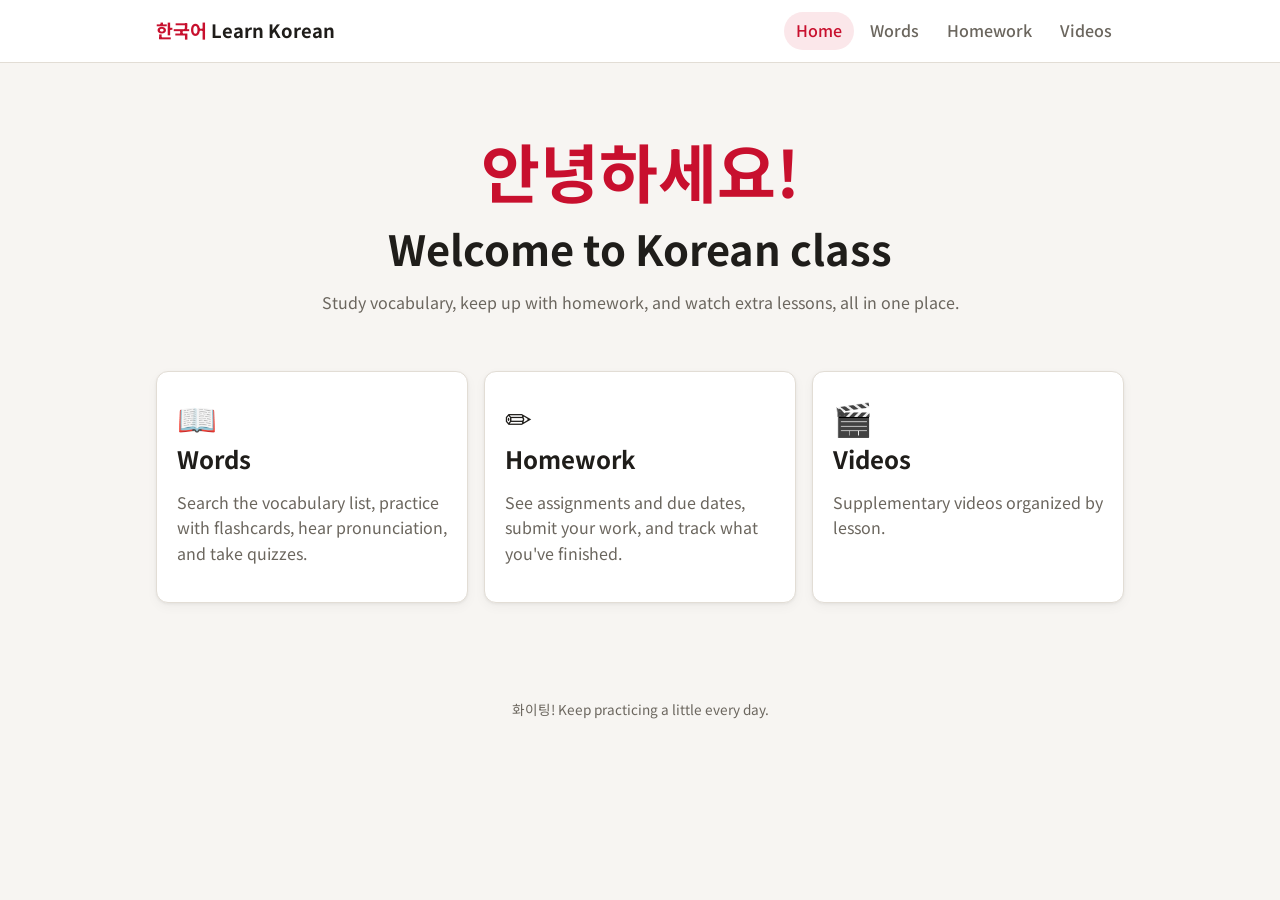
<file: index.html>
<!doctype html>
<html lang="en">
<head>
  <meta charset="utf-8">
  <meta name="viewport" content="width=device-width, initial-scale=1">
  <title>Learn Korean</title>
  <link rel="preconnect" href="https://fonts.googleapis.com">
  <link rel="preconnect" href="https://fonts.gstatic.com" crossorigin>
  <link href="https://fonts.googleapis.com/css2?family=Noto+Sans+KR:wght@400;500;700&display=swap" rel="stylesheet">
  <link rel="stylesheet" href="css/style.css">
</head>
<body>
  <main>
    <section class="hero">
      <p class="ko-big ko" lang="ko">안녕하세요!</p>
      <h1>Welcome to Korean class</h1>
      <p class="muted">Study vocabulary, keep up with homework, and watch extra lessons, all in one place.</p>
    </section>

    <div class="grid">
      <a class="card section-card" href="words.html">
        <div class="emoji" aria-hidden="true">📖</div>
        <h2>Words</h2>
        <p class="muted">Search the vocabulary list, practice with flashcards, hear pronunciation, and take quizzes.</p>
      </a>
      <a class="card section-card" href="homework.html">
        <div class="emoji" aria-hidden="true">✏️</div>
        <h2>Homework</h2>
        <p class="muted">See assignments and due dates, submit your work, and track what you've finished.</p>
      </a>
      <a class="card section-card" href="videos.html">
        <div class="emoji" aria-hidden="true">🎬</div>
        <h2>Videos</h2>
        <p class="muted">Supplementary videos organized by lesson.</p>
      </a>
    </div>
  </main>
  <footer>화이팅! Keep practicing a little every day.</footer>
  <script src="js/common.js"></script>
</body>
</html>
</file>
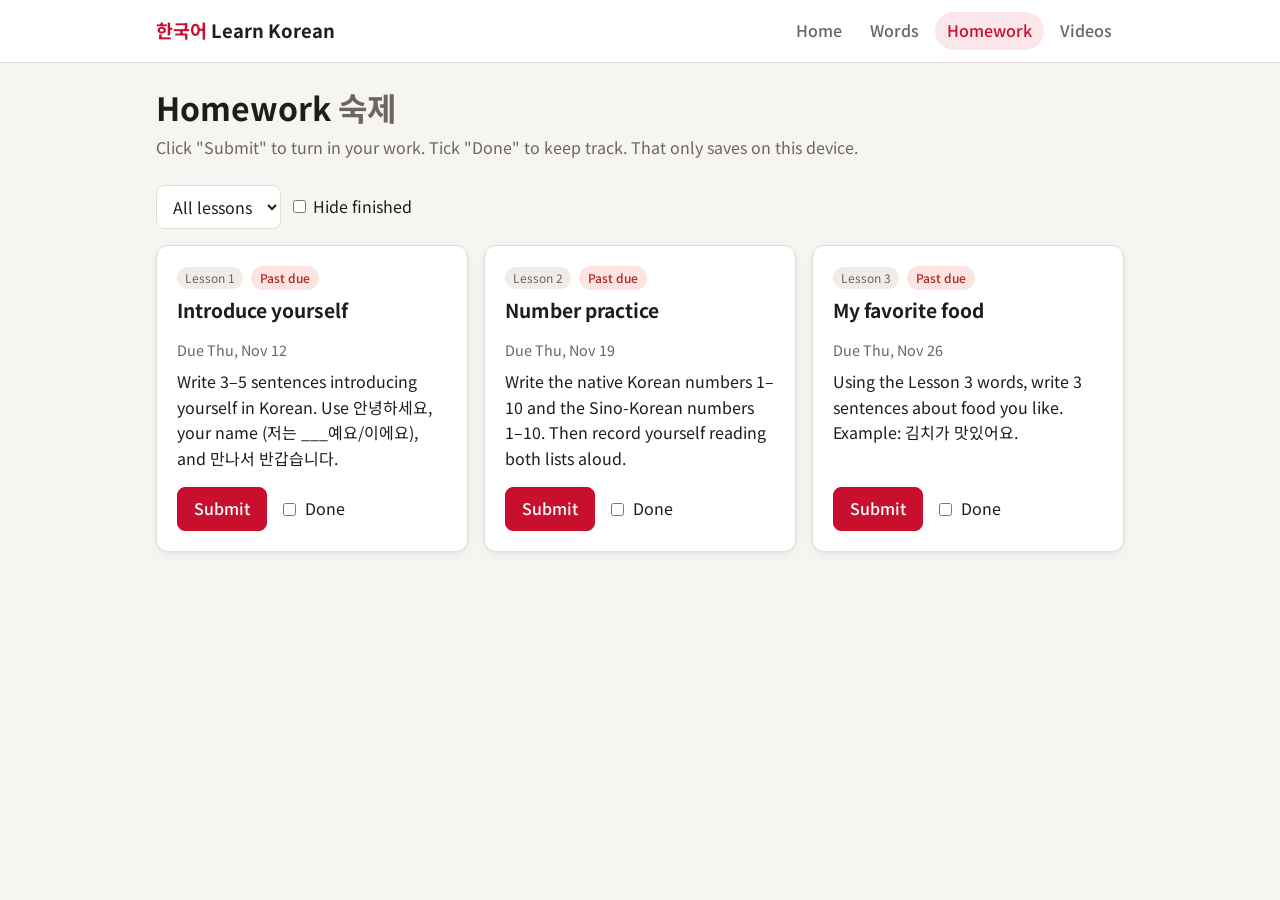
<file: homework.html>
<!doctype html>
<html lang="en">
<head>
  <meta charset="utf-8">
  <meta name="viewport" content="width=device-width, initial-scale=1">
  <title>Homework · Learn Korean</title>
  <link rel="preconnect" href="https://fonts.googleapis.com">
  <link rel="preconnect" href="https://fonts.gstatic.com" crossorigin>
  <link href="https://fonts.googleapis.com/css2?family=Noto+Sans+KR:wght@400;500;700&display=swap" rel="stylesheet">
  <link rel="stylesheet" href="css/style.css">
</head>
<body>
  <main>
    <div class="page-head">
      <h1>Homework <span class="ko muted" lang="ko">숙제</span></h1>
      <p>Click "Submit" to turn in your work. Tick "Done" to keep track. That only saves on this device.</p>
    </div>
    <div class="toolbar">
      <select id="lesson-filter" aria-label="Lesson"></select>
      <label><input type="checkbox" id="hide-done"> Hide finished</label>
    </div>
    <div class="grid" id="hw-list"></div>
  </main>
  <script src="js/common.js"></script>
  <script src="js/homework.js"></script>
</body>
</html>
</file>
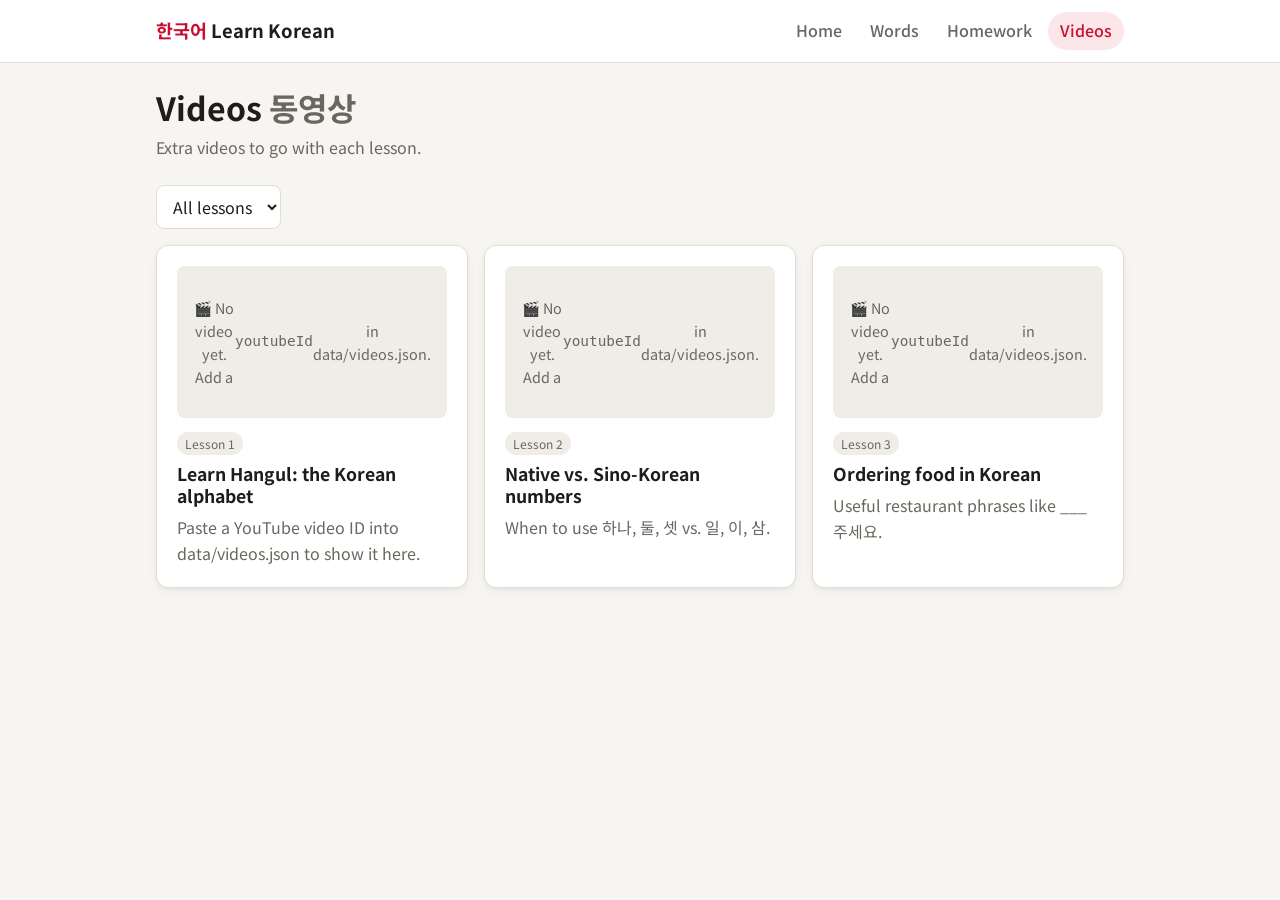
<file: videos.html>
<!doctype html>
<html lang="en">
<head>
  <meta charset="utf-8">
  <meta name="viewport" content="width=device-width, initial-scale=1">
  <title>Videos · Learn Korean</title>
  <link rel="preconnect" href="https://fonts.googleapis.com">
  <link rel="preconnect" href="https://fonts.gstatic.com" crossorigin>
  <link href="https://fonts.googleapis.com/css2?family=Noto+Sans+KR:wght@400;500;700&display=swap" rel="stylesheet">
  <link rel="stylesheet" href="css/style.css">
</head>
<body>
  <main>
    <div class="page-head">
      <h1>Videos <span class="ko muted" lang="ko">동영상</span></h1>
      <p>Extra videos to go with each lesson.</p>
    </div>
    <div class="toolbar">
      <select id="lesson-filter" aria-label="Lesson"></select>
    </div>
    <div class="grid" id="video-list"></div>
  </main>
  <script src="js/common.js"></script>
  <script src="js/videos.js"></script>
</body>
</html>
</file>
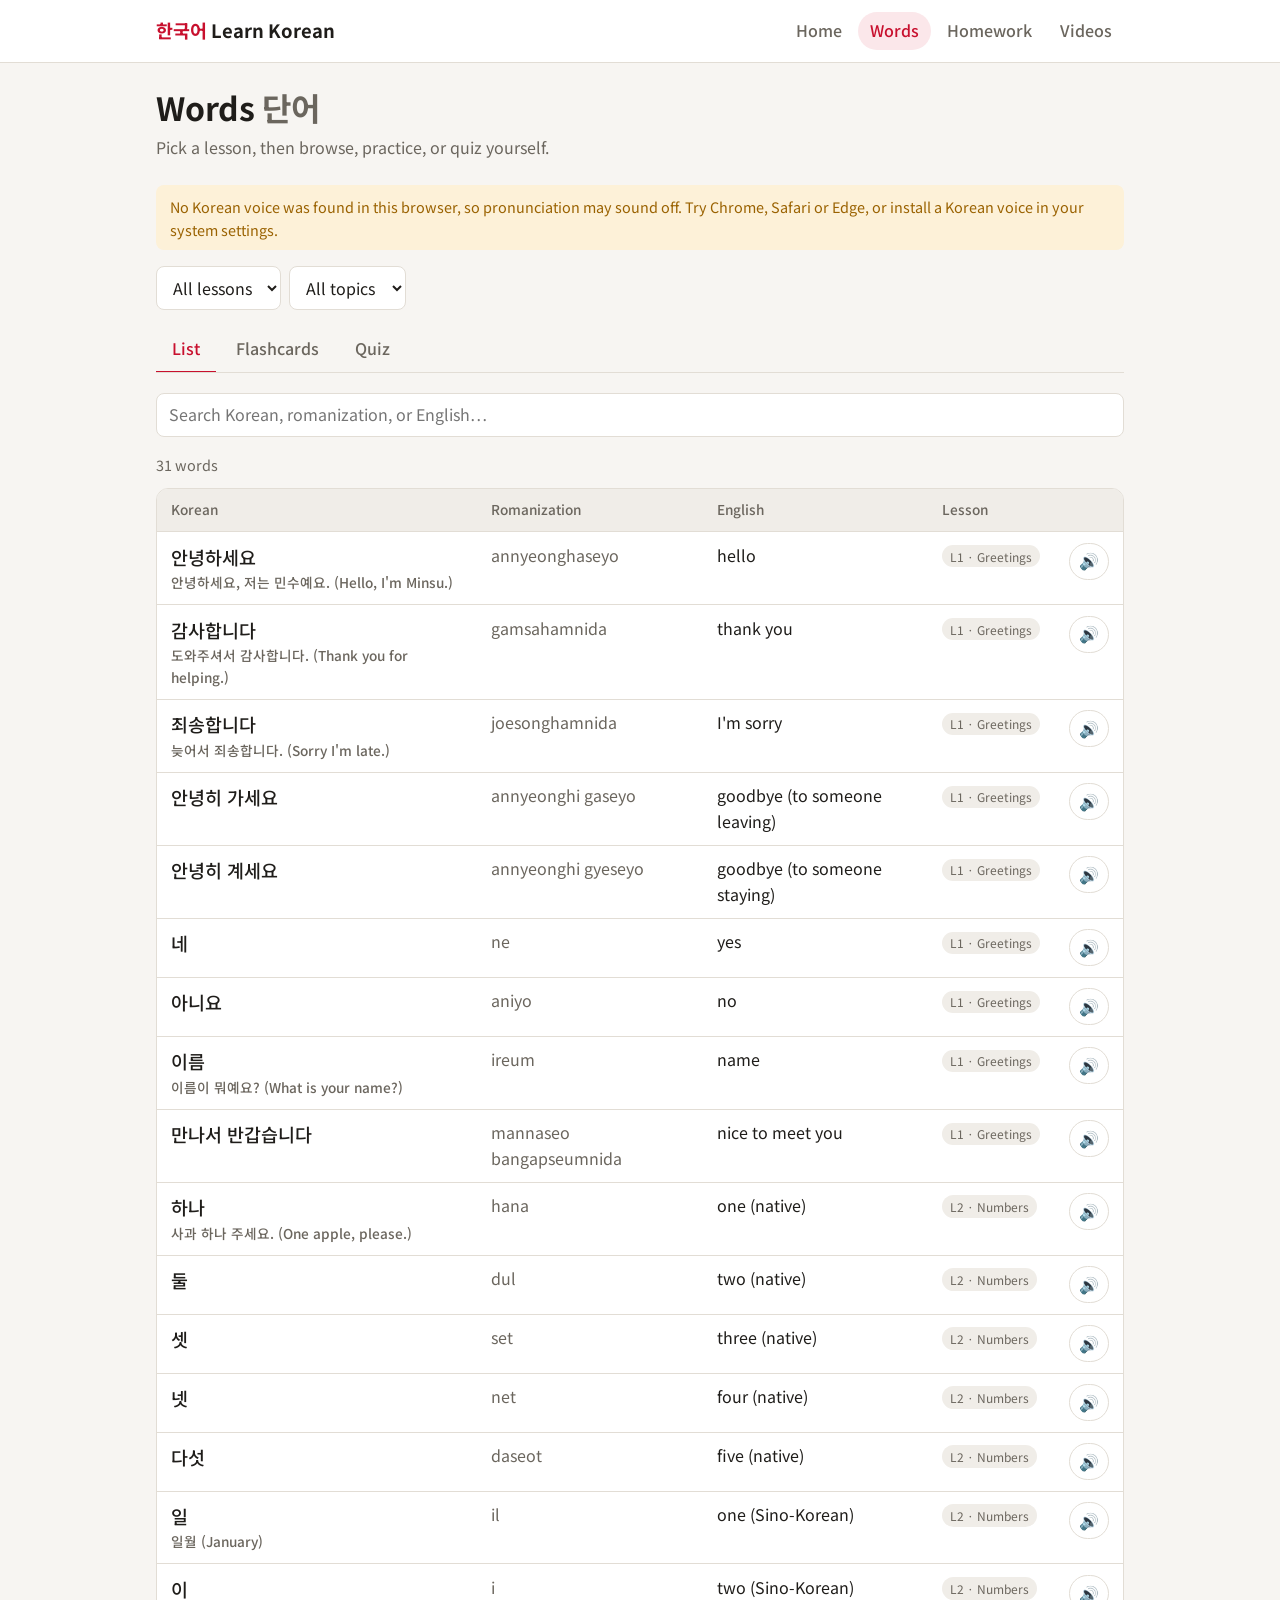
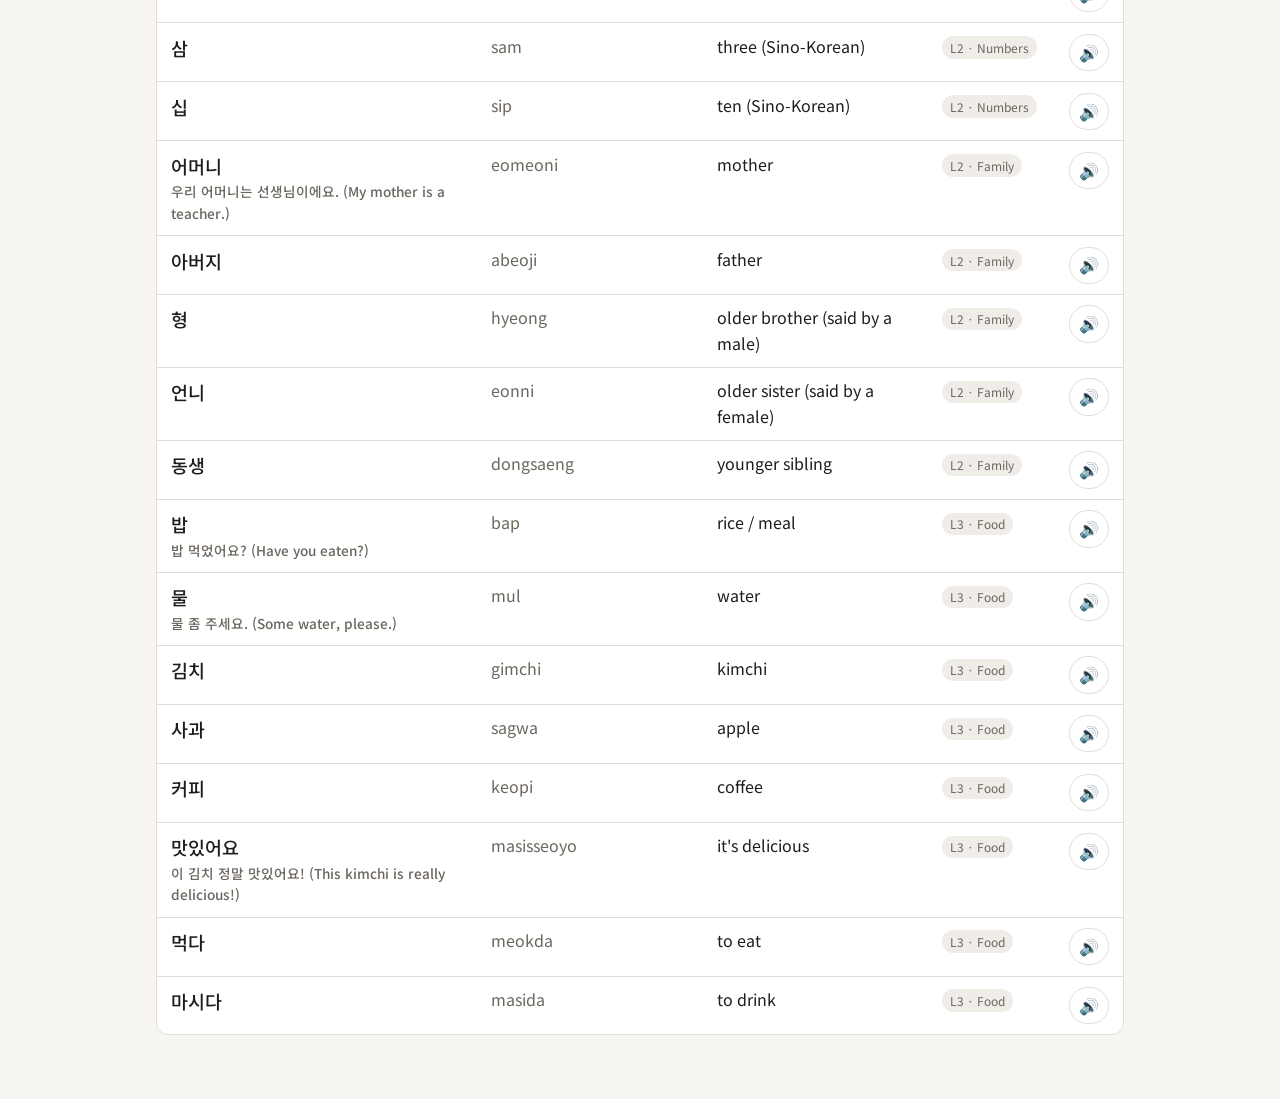
<file: words.html>
<!doctype html>
<html lang="en">
<head>
  <meta charset="utf-8">
  <meta name="viewport" content="width=device-width, initial-scale=1">
  <title>Words · Learn Korean</title>
  <link rel="preconnect" href="https://fonts.googleapis.com">
  <link rel="preconnect" href="https://fonts.gstatic.com" crossorigin>
  <link href="https://fonts.googleapis.com/css2?family=Noto+Sans+KR:wght@400;500;700&display=swap" rel="stylesheet">
  <link rel="stylesheet" href="css/style.css">
</head>
<body>
  <main>
    <div class="page-head">
      <h1>Words <span class="ko muted" lang="ko">단어</span></h1>
      <p>Pick a lesson, then browse, practice, or quiz yourself.</p>
    </div>

    <div id="voice-notice" class="notice hidden">
      No Korean voice was found in this browser, so pronunciation may sound off. Try Chrome, Safari or Edge, or install a Korean voice in your system settings.
    </div>

    <div class="toolbar">
      <select id="lesson-filter" aria-label="Lesson"></select>
      <select id="topic-filter" aria-label="Topic"></select>
    </div>

    <div class="tabs" role="tablist">
      <button role="tab" aria-selected="true" data-tab="list">List</button>
      <button role="tab" aria-selected="false" data-tab="flash">Flashcards</button>
      <button role="tab" aria-selected="false" data-tab="quiz">Quiz</button>
    </div>

    <!-- List -->
    <section id="tab-list" role="tabpanel">
      <div class="toolbar">
        <input type="search" id="search" placeholder="Search Korean, romanization, or English…" aria-label="Search words">
      </div>
      <p class="count" id="count"></p>
      <div class="table-wrap">
        <table>
          <thead><tr><th>Korean</th><th>Romanization</th><th>English</th><th>Lesson</th><th><span class="hidden">Audio</span></th></tr></thead>
          <tbody id="word-rows"></tbody>
        </table>
      </div>
    </section>

    <!-- Flashcards -->
    <section id="tab-flash" role="tabpanel" class="hidden">
      <div class="flash-wrap">
        <div class="toolbar" style="justify-content:center">
          <label><input type="checkbox" id="learning-only"> Only "still learning"</label>
          <label><input type="checkbox" id="english-first"> Show English first</label>
        </div>
        <div id="flash-area"></div>
      </div>
    </section>

    <!-- Quiz -->
    <section id="tab-quiz" role="tabpanel" class="hidden">
      <div class="quiz" id="quiz-area"></div>
    </section>
  </main>
  <script src="js/common.js"></script>
  <script src="js/words.js"></script>
</body>
</html>
</file>
<file: css/style.css>
/* ---------- Theme tokens ---------- */
:root {
  --bg: #f7f5f2;
  --surface: #ffffff;
  --surface-2: #f0ede8;
  --text: #1f1d1a;
  --muted: #6b665e;
  --border: #e2ddd5;
  --accent: #c8102e;        /* Taegukgi red */
  --accent-2: #003478;      /* Taegukgi blue */
  --accent-soft: #fbe7ea;
  --ok: #1b7a3d;
  --ok-soft: #e3f4e8;
  --warn: #9a6200;
  --warn-soft: #fdf1d8;
  --bad: #b3261e;
  --bad-soft: #fbe4e2;
  --radius: 12px;
  --shadow: 0 1px 3px rgba(0,0,0,.06), 0 4px 12px rgba(0,0,0,.04);
}
@media (prefers-color-scheme: dark) {
  :root {
    --bg: #161514;
    --surface: #211f1d;
    --surface-2: #2a2826;
    --text: #f0ede8;
    --muted: #a39d94;
    --border: #3a3734;
    --accent: #ff5a6e;
    --accent-2: #7fa7ff;
    --accent-soft: #3a1f24;
    --ok: #6fd391;
    --ok-soft: #1d3324;
    --warn: #f0c060;
    --warn-soft: #3a2f17;
    --bad: #ff8a80;
    --bad-soft: #3b1f1d;
    --shadow: 0 1px 3px rgba(0,0,0,.4);
  }
}

/* ---------- Base ---------- */
* { box-sizing: border-box; }
html { -webkit-text-size-adjust: 100%; }
body {
  margin: 0;
  font-family: "Noto Sans KR", system-ui, -apple-system, "Segoe UI", sans-serif;
  background: var(--bg);
  color: var(--text);
  line-height: 1.6;
}
a { color: var(--accent-2); }
h1, h2, h3 { line-height: 1.25; margin: 0 0 .5rem; }
main { max-width: 1000px; margin: 0 auto; padding: 1.5rem 16px 4rem; }
.ko { font-family: "Noto Sans KR", sans-serif; }
.muted { color: var(--muted); }
.hidden { display: none !important; }

/* ---------- Nav ---------- */
.site-header {
  background: var(--surface);
  border-bottom: 1px solid var(--border);
  position: sticky; top: 0; z-index: 10;
}
.site-header nav {
  max-width: 1000px; margin: 0 auto; padding: .75rem 16px;
  display: flex; align-items: center; gap: 1rem; flex-wrap: wrap;
}
.brand { font-weight: 700; font-size: 1.15rem; text-decoration: none; color: var(--text); margin-right: auto; }
.brand span { color: var(--accent); }
.nav-links { display: flex; gap: .25rem; flex-wrap: wrap; }
.nav-links a {
  text-decoration: none; color: var(--muted); padding: .4rem .75rem; border-radius: 999px; font-weight: 500;
}
.nav-links a:hover { background: var(--surface-2); color: var(--text); }
.nav-links a[aria-current="page"] { background: var(--accent-soft); color: var(--accent); }

/* ---------- Page header ---------- */
.page-head { margin-bottom: 1.5rem; }
.page-head p { margin: 0; color: var(--muted); }

/* ---------- Controls ---------- */
.toolbar { display: flex; gap: .5rem; flex-wrap: wrap; margin-bottom: 1rem; align-items: center; }
input[type="search"], select {
  font: inherit; color: var(--text); background: var(--surface);
  border: 1px solid var(--border); border-radius: 8px; padding: .5rem .75rem;
}
input[type="search"] { flex: 1 1 220px; min-width: 0; }
button, .btn {
  font: inherit; cursor: pointer; border: 1px solid var(--border); background: var(--surface);
  color: var(--text); padding: .5rem 1rem; border-radius: 8px; text-decoration: none; display: inline-flex;
  align-items: center; gap: .4rem; font-weight: 500;
}
button:hover, .btn:hover { background: var(--surface-2); }
.btn-primary { background: var(--accent); border-color: var(--accent); color: #fff; }
.btn-primary:hover { background: var(--accent); filter: brightness(1.08); }
.btn-ok { background: var(--ok-soft); color: var(--ok); border-color: transparent; }
.btn-warn { background: var(--warn-soft); color: var(--warn); border-color: transparent; }
button:disabled { opacity: .5; cursor: not-allowed; }
.icon-btn { padding: .3rem .55rem; border-radius: 999px; }
:focus-visible { outline: 2px solid var(--accent-2); outline-offset: 2px; }

/* ---------- Tabs ---------- */
.tabs { display: flex; gap: .25rem; border-bottom: 1px solid var(--border); margin-bottom: 1.25rem; overflow-x: auto; }
.tabs button {
  border: none; background: none; border-radius: 0; padding: .6rem 1rem; color: var(--muted);
  border-bottom: 2px solid transparent; margin-bottom: -1px;
}
.tabs button[aria-selected="true"] { color: var(--accent); border-bottom-color: var(--accent); }

/* ---------- Cards ---------- */
.card {
  background: var(--surface); border: 1px solid var(--border); border-radius: var(--radius);
  padding: 1.25rem; box-shadow: var(--shadow);
}
.grid { display: grid; gap: 1rem; grid-template-columns: repeat(auto-fill, minmax(min(100%, 280px), 1fr)); }

/* Home */
.hero { text-align: center; padding: 2rem 0 2.5rem; }
.hero h1 { font-size: clamp(1.8rem, 5vw, 2.6rem); }
.hero .ko-big { font-size: clamp(2.5rem, 9vw, 4rem); font-weight: 700; color: var(--accent); margin: 0; }
.section-card { text-decoration: none; color: inherit; display: block; transition: transform .15s; }
.section-card:hover { transform: translateY(-2px); }
.section-card .emoji { font-size: 2rem; }

/* ---------- Word list ---------- */
.table-wrap { overflow-x: auto; background: var(--surface); border: 1px solid var(--border); border-radius: var(--radius); }
table { width: 100%; border-collapse: collapse; }
th, td { text-align: left; padding: .65rem .9rem; border-bottom: 1px solid var(--border); vertical-align: top; }
th { font-size: .85rem; color: var(--muted); font-weight: 500; background: var(--surface-2); }
tr:last-child td { border-bottom: none; }
td.ko { font-size: 1.15rem; font-weight: 500; }
.example { font-size: .85rem; color: var(--muted); }
.tag {
  display: inline-block; font-size: .75rem; padding: .1rem .5rem; border-radius: 999px;
  background: var(--surface-2); color: var(--muted); white-space: nowrap;
}
.tag.known { background: var(--ok-soft); color: var(--ok); }
.count { color: var(--muted); font-size: .9rem; margin: 0 0 .75rem; }

/* ---------- Flashcards ---------- */
.flash-wrap { max-width: 520px; margin: 0 auto; text-align: center; }
.flashcard {
  perspective: 1000px; cursor: pointer; height: 260px; margin-bottom: 1rem;
  background: none; border: none; padding: 0; width: 100%;
}
.flashcard:hover { background: none; }
.flash-inner {
  position: relative; width: 100%; height: 100%; transition: transform .45s; transform-style: preserve-3d;
}
.flashcard.flipped .flash-inner { transform: rotateY(180deg); }
.flash-face {
  position: absolute; inset: 0; backface-visibility: hidden; -webkit-backface-visibility: hidden;
  display: flex; flex-direction: column; align-items: center; justify-content: center; gap: .5rem;
  background: var(--surface); border: 1px solid var(--border); border-radius: var(--radius); box-shadow: var(--shadow);
  padding: 1rem;
}
.flash-back { transform: rotateY(180deg); background: var(--accent-soft); }
.flash-main { font-size: clamp(1.8rem, 7vw, 2.6rem); font-weight: 700; }
.flash-sub { color: var(--muted); }
.flash-controls { display: flex; justify-content: center; gap: .5rem; flex-wrap: wrap; margin-bottom: .75rem; }
.progress { color: var(--muted); font-size: .9rem; }

/* ---------- Quiz ---------- */
.quiz { max-width: 560px; margin: 0 auto; }
.quiz-q { font-size: clamp(1.6rem, 6vw, 2.2rem); font-weight: 700; text-align: center; margin: 1rem 0 1.5rem; }
.options { display: grid; gap: .6rem; }
.options button { justify-content: flex-start; padding: .8rem 1rem; text-align: left; }
.options button.correct { background: var(--ok-soft); border-color: var(--ok); color: var(--ok); }
.options button.wrong { background: var(--bad-soft); border-color: var(--bad); color: var(--bad); }
.score { font-size: 2.5rem; font-weight: 700; text-align: center; color: var(--accent); margin: .5rem 0; }
.missed { list-style: none; padding: 0; }
.missed li { padding: .5rem 0; border-bottom: 1px solid var(--border); }

/* ---------- Homework ---------- */
.hw-card { display: flex; flex-direction: column; gap: .5rem; }
.hw-card.done { opacity: .65; }
.hw-meta { display: flex; gap: .5rem; flex-wrap: wrap; align-items: center; }
.badge { font-size: .75rem; padding: .15rem .55rem; border-radius: 999px; font-weight: 500; }
.badge.upcoming { background: var(--surface-2); color: var(--muted); }
.badge.soon { background: var(--warn-soft); color: var(--warn); }
.badge.past { background: var(--bad-soft); color: var(--bad); }
.badge.done { background: var(--ok-soft); color: var(--ok); }
.hw-actions { display: flex; gap: .75rem; align-items: center; flex-wrap: wrap; margin-top: auto; padding-top: .5rem; }
.hw-actions label { display: inline-flex; gap: .4rem; align-items: center; cursor: pointer; }

/* ---------- Videos ---------- */
.video-frame { position: relative; aspect-ratio: 16 / 9; border-radius: 8px; overflow: hidden; background: var(--surface-2); margin-bottom: .75rem; }
.video-frame iframe { position: absolute; inset: 0; width: 100%; height: 100%; border: 0; }
.video-placeholder { position: absolute; inset: 0; display: flex; align-items: center; justify-content: center; color: var(--muted); font-size: .9rem; text-align: center; padding: 1rem; }

/* ---------- Misc ---------- */
.notice { background: var(--warn-soft); color: var(--warn); padding: .6rem .9rem; border-radius: 8px; font-size: .9rem; margin-bottom: 1rem; }
.empty { text-align: center; color: var(--muted); padding: 2rem 1rem; }
footer { text-align: center; color: var(--muted); font-size: .85rem; padding: 2rem 16px; }
</file>
